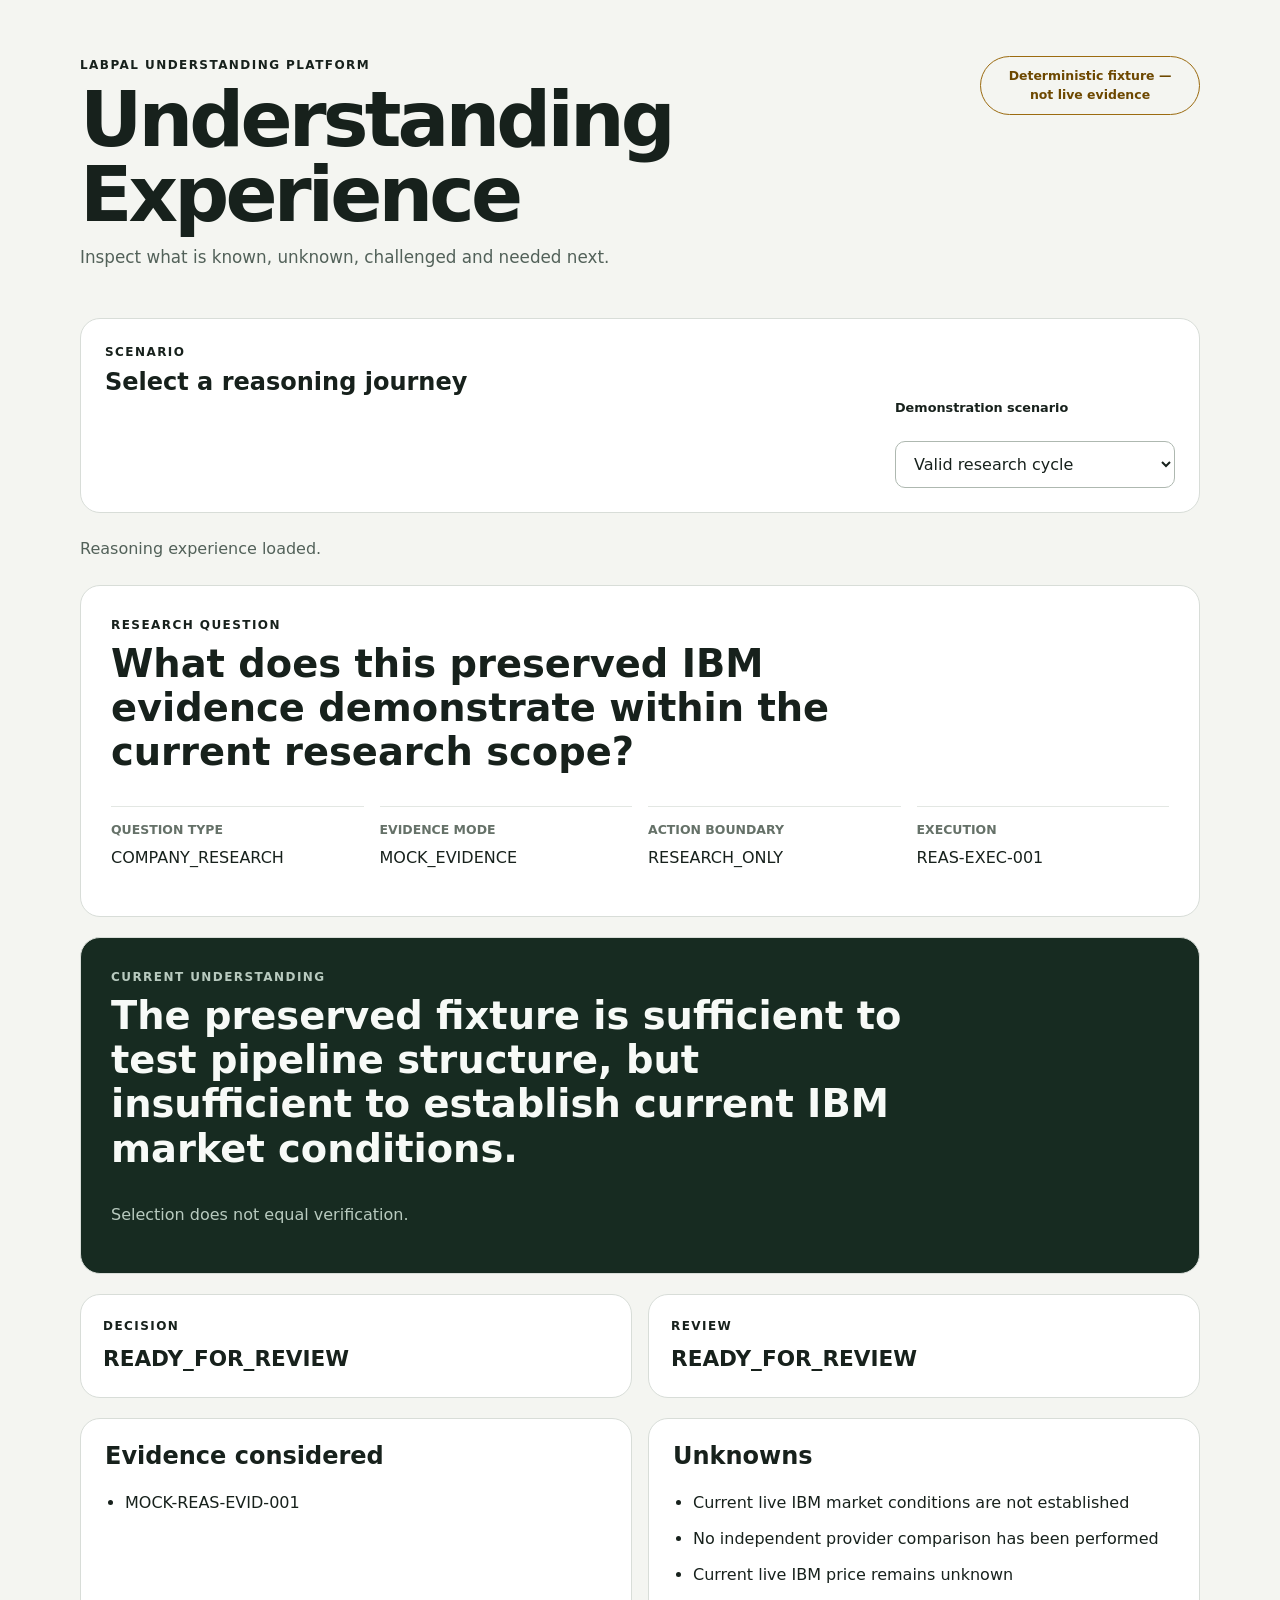
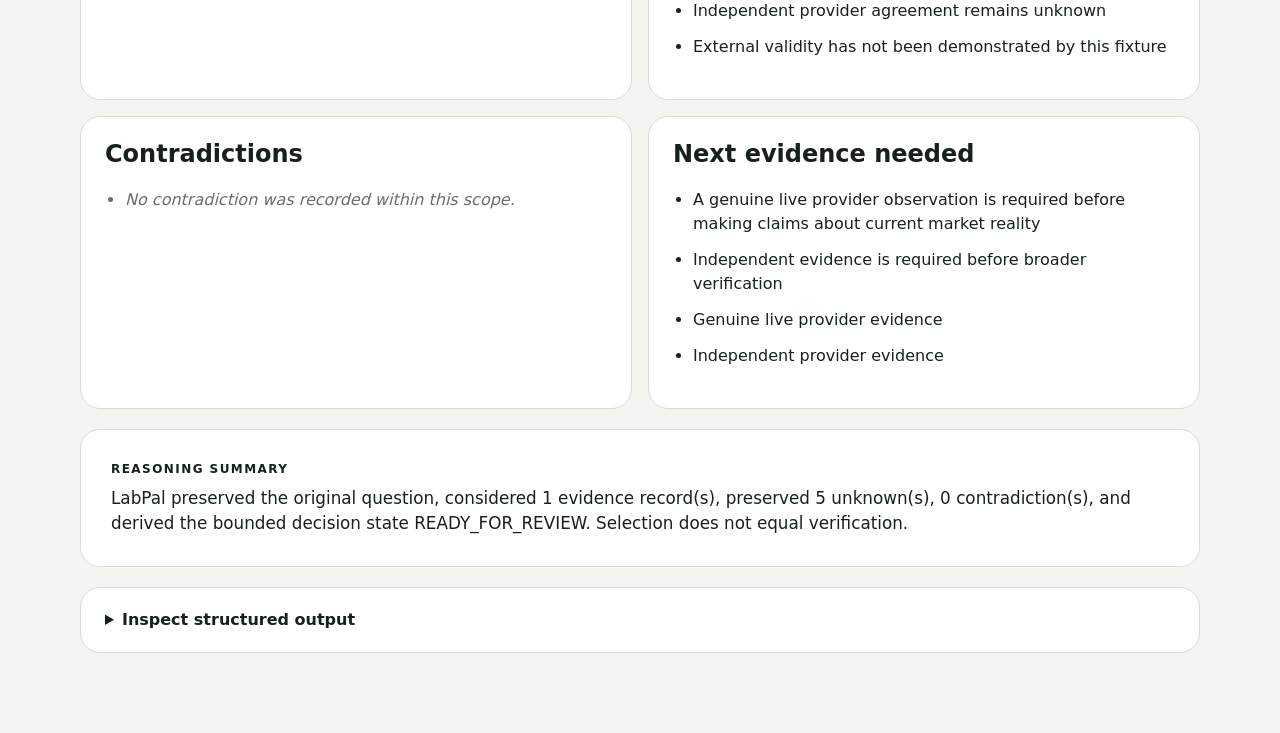
<file: experience/index.html>
<!doctype html>
<html lang="en">
<head>
  <meta charset="utf-8">
  <meta
    name="viewport"
    content="width=device-width, initial-scale=1"
  >
  <meta
    name="description"
    content="LabPal Understanding Experience"
  >
  <title>LabPal — Understanding Experience</title>
  <link rel="stylesheet" href="./assets/styles.css">
</head>
<body>
  <header class="site-header">
    <div>
      <p class="eyebrow">LabPal Understanding Platform</p>
      <h1>Understanding Experience</h1>
      <p class="subtitle">
        Inspect what is known, unknown, challenged and needed next.
      </p>
    </div>

    <div class="evidence-label">
      Deterministic fixture — not live evidence
    </div>
  </header>

  <main>
    <section
      class="scenario-navigation"
      aria-labelledby="scenario-heading"
    >
      <div>
        <p class="section-label">Scenario</p>
        <h2 id="scenario-heading">
          Select a reasoning journey
        </h2>
      </div>

      <label for="scenario-select">
        Demonstration scenario
      </label>

      <select id="scenario-select">
        <option value="valid-research-cycle">
          Valid research cycle
        </option>
        <option value="insufficient-evidence">
          Insufficient evidence
        </option>
        <option value="challenged-understanding">
          Challenged understanding
        </option>
        <option value="prohibited-recommendation">
          Prohibited recommendation
        </option>
      </select>
    </section>

    <div
      id="experience-status"
      class="status-message"
      role="status"
      aria-live="polite"
    >
      Loading reasoning experience…
    </div>

    <article
      id="reasoning-experience"
      class="reasoning-experience"
      hidden
    >
      <section class="question-panel">
        <p class="section-label">Research Question</p>
        <h2 id="question-text"></h2>

        <dl class="metadata-grid">
          <div>
            <dt>Question type</dt>
            <dd id="question-type"></dd>
          </div>
          <div>
            <dt>Evidence mode</dt>
            <dd id="evidence-mode"></dd>
          </div>
          <div>
            <dt>Action boundary</dt>
            <dd id="action-boundary"></dd>
          </div>
          <div>
            <dt>Execution</dt>
            <dd id="execution-id"></dd>
          </div>
        </dl>
      </section>

      <section class="understanding-panel">
        <p class="section-label">Current Understanding</p>
        <h2 id="understanding-statement"></h2>
        <p id="verification-notice"></p>
      </section>

      <section class="state-grid">
        <div class="state-card">
          <p class="section-label">Decision</p>
          <p id="decision-state" class="state-value"></p>
        </div>

        <div class="state-card">
          <p class="section-label">Review</p>
          <p id="review-state" class="state-value"></p>
        </div>
      </section>

      <section class="content-grid">
        <div class="content-card">
          <h2>Evidence considered</h2>
          <ul id="evidence-list"></ul>
        </div>

        <div class="content-card">
          <h2>Unknowns</h2>
          <ul id="unknown-list"></ul>
        </div>

        <div class="content-card">
          <h2>Contradictions</h2>
          <ul id="contradiction-list"></ul>
        </div>

        <div class="content-card">
          <h2>Next evidence needed</h2>
          <ul id="next-evidence-list"></ul>
        </div>
      </section>

      <section class="summary-panel">
        <p class="section-label">Reasoning Summary</p>
        <p id="reasoning-summary"></p>
      </section>

      <details class="raw-output">
        <summary>Inspect structured output</summary>
        <pre id="raw-json"></pre>
      </details>
    </article>
  </main>

  <script src="./assets/app.js"></script>
</body>
</html>
</file>
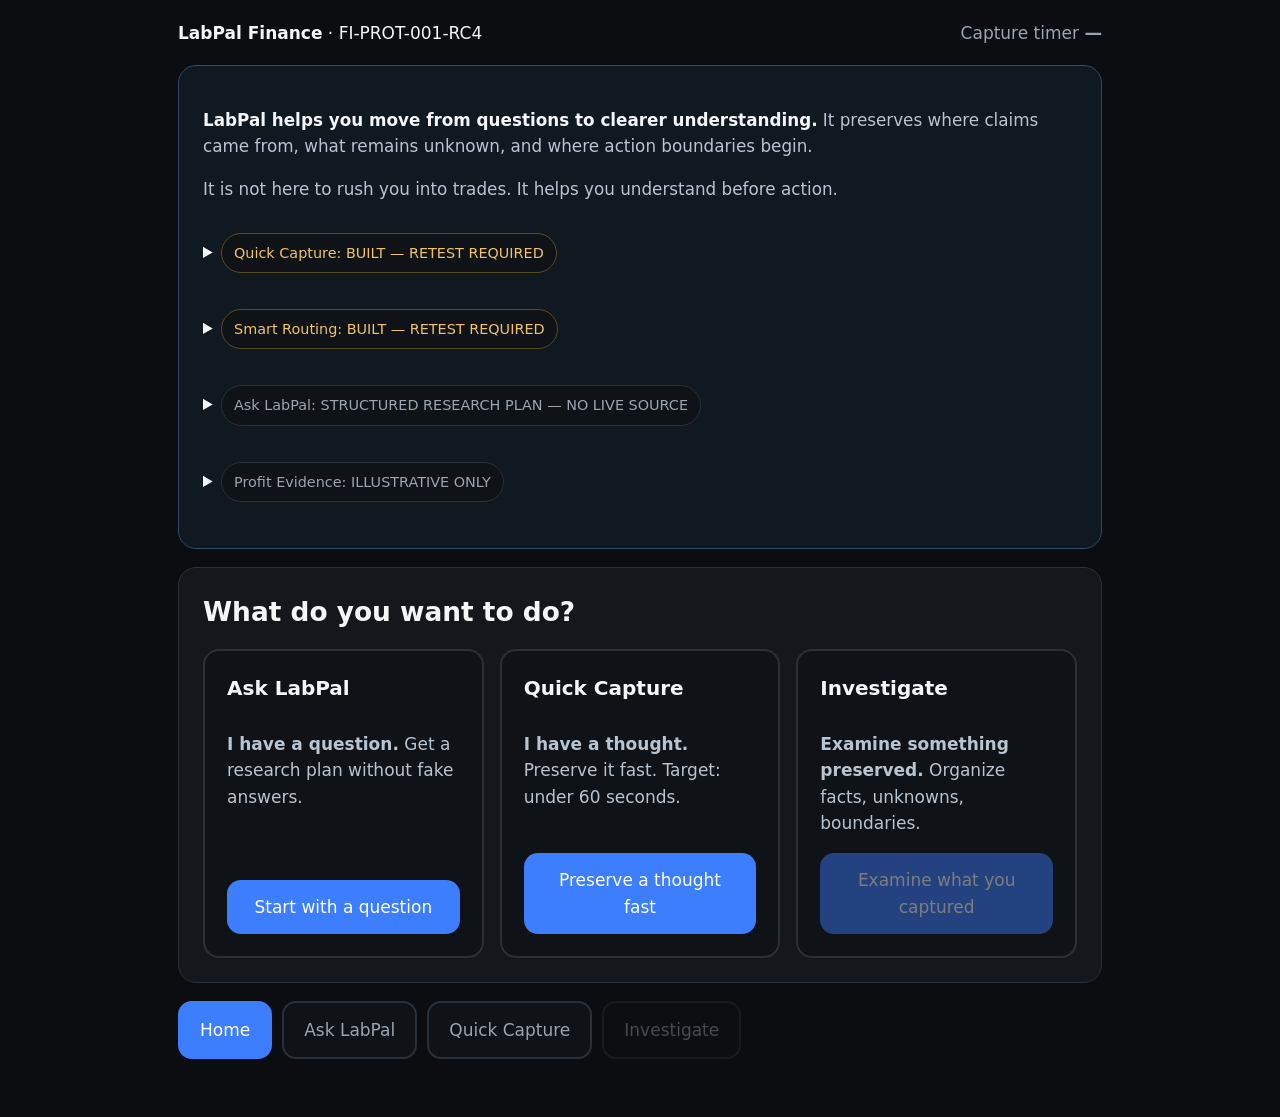
<file: prototypes/FI-PROT-001/index.html>
<!doctype html>
<html lang="en">
<head>
<meta charset="utf-8">
<meta name="viewport" content="width=device-width,initial-scale=1">
<title>LabPal Finance</title>
<style>
:root{--bg:#0b0d10;--card:#14181d;--input:#0f1216;--border:#2a3038;--text:#f4f6f8;--sub:#b8c4d0;--muted:#9aa5b1;--accent:#3d7eff;--accent-h:#5a94ff}
*{box-sizing:border-box}
body{margin:0;background:var(--bg);color:var(--text);font:17px/1.55 system-ui,-apple-system,sans-serif}
.s{max-width:960px;margin:auto;padding:20px 18px 40px}
.c{background:var(--card);border:1px solid var(--border);border-radius:18px;padding:24px;margin:18px 0}
h1{font-size:1.65rem;margin:0 0 10px}h2{font-size:1.25rem;margin:0 0 10px}h3{font-size:1.05rem;margin:0 0 8px;color:#e8ecf0}
p,li{color:var(--sub)}
label{display:block;margin:16px 0 8px;color:var(--sub);font-size:1rem;font-weight:600}
input,textarea,select{width:100%;background:var(--input);color:var(--text);border:2px solid var(--border);border-radius:14px;padding:16px;font:inherit;font-size:1rem}
input:focus,textarea:focus,select:focus{outline:2px solid var(--accent);outline-offset:2px}
textarea{min-height:100px;resize:vertical}
button,.tab{min-height:48px;padding:14px 20px;border:0;border-radius:14px;font-weight:700;font-size:1rem;cursor:pointer;font:inherit;margin-top:14px}
button.primary{background:var(--accent);color:#fff;width:100%;max-width:420px}
button.primary:hover{background:var(--accent-h)}
button.primary.lg{font-size:1.1rem;padding:18px 24px;max-width:100%}
button.ghost{background:transparent;border:2px solid var(--border);color:var(--text)}
button.ghost:hover{border-color:var(--accent)}
button:disabled{opacity:.45;cursor:not-allowed}
.hide{display:none!important}
.chip{display:inline-block;border:1px solid var(--border);border-radius:999px;padding:8px 12px;margin:4px 6px 4px 0;font-size:.9rem}
.chip-btn{cursor:pointer;background:#0f1216;color:var(--text)}
.good{color:#70d69c;border-color:#2d5a42}.warn{color:#f0c36a;border-color:#5a4a22}.muted{color:var(--muted)}.bad{color:#e8a0a0;border-color:#5a3030}
.ev{border-left:4px solid var(--accent);padding:14px 16px;margin:16px 0;background:#0f1216;border-radius:0 12px 12px 0}
.notice{color:#f0c36a;border:2px dashed #f0c36a;padding:16px;border-radius:14px;margin:14px 0;font-size:1rem}
.notice.ok{border-color:#2d5a42;color:#70d69c;background:#0d1510}
.notice.route{border-color:#3d7eff;color:#c8d8ff;background:#0d1218}
.notice.boundary{border-color:#a05050;color:#e8c0c0;background:#150d0d}
.intro{border-color:#2d4a6a;background:#101820}
.onboard{font-size:1.05rem;color:var(--sub)}.onboard strong{color:var(--text)}
.helper{font-size:.95rem;color:var(--muted);margin:0 0 12px;padding:12px;background:var(--input);border-radius:12px;border:1px solid var(--border)}
.hdr{display:flex;justify-content:space-between;align-items:center;flex-wrap:wrap;gap:10px}
#t{font-variant-numeric:tabular-nums;font-weight:700;color:var(--muted);font-size:1.1rem}
#t.active{color:var(--text)}
.modes{display:flex;flex-wrap:wrap;gap:10px;margin:18px 0}
.tab{background:var(--input);border:2px solid var(--border);color:var(--muted);min-height:48px;margin-top:0}
.tab.on{background:var(--accent);border-color:var(--accent);color:#fff}
.tab:disabled{opacity:.4}
.home-grid{display:grid;grid-template-columns:repeat(auto-fit,minmax(260px,1fr));gap:16px;margin-top:16px}
.home-card{background:var(--input);border:2px solid var(--border);border-radius:16px;padding:22px;display:flex;flex-direction:column}
.home-card button{margin-top:auto;width:100%}
.examples{display:flex;flex-wrap:wrap;gap:10px;margin:12px 0}
.examples button{margin:0;min-height:44px;font-size:.95rem}
.ctx{border:2px dashed var(--border);border-radius:14px;padding:18px;margin-top:14px}
.locked{background:#101820;border:2px solid #2d4a6a;border-radius:14px;padding:16px;margin-bottom:18px}
.locked-label{font-size:.85rem;text-transform:uppercase;letter-spacing:.04em;color:var(--muted);margin-bottom:8px}
ul{margin:8px 0;padding-left:22px}ul.compact li{margin:6px 0}
.plan-card{background:var(--input);border:1px solid var(--border);border-radius:14px;padding:18px;margin:12px 0}
.plan-card.boundary{border-color:#4a3a2a;background:#12100e}
.plan-actions{display:flex;flex-wrap:wrap;gap:12px;margin-top:12px}
.plan-actions button{width:auto;max-width:none;margin-top:0;min-height:48px}
.badge-row{margin:14px 0}
.status-details{margin:8px 0}
.status-details summary{cursor:pointer;padding:10px 0}
.row-actions{display:flex;flex-wrap:wrap;gap:12px;margin-top:16px}
.row-actions button{width:auto;max-width:none;margin-top:0}
@media(max-width:600px){body{font-size:16px}button.primary{max-width:100%}}
</style>
</head>
<body>
<div class="s">
  <div class="hdr">
    <div><b>LabPal Finance</b> · FI-PROT-001-RC4</div>
    <div><span style="color:var(--muted)">Capture timer</span> <span id="t">—</span></div>
  </div>

  <section class="c intro">
    <p class="onboard"><strong>LabPal helps you move from questions to clearer understanding.</strong> It preserves where claims came from, what remains unknown, and where action boundaries begin.</p>
    <p class="onboard">It is not here to rush you into trades. It helps you understand before action.</p>
    <div class="statusbar">
      <details class="status-details"><summary><span class="chip warn chip-btn">Quick Capture: BUILT — RETEST REQUIRED</span></summary><p>Founder quick-capture retest (T1-R2) still required.</p></details>
      <details class="status-details"><summary><span class="chip warn chip-btn">Smart Routing: BUILT — RETEST REQUIRED</span></summary><p>Detects research questions in capture and offers routing — needs founder retest.</p></details>
      <details class="status-details"><summary><span class="chip muted chip-btn">Ask LabPal: STRUCTURED RESEARCH PLAN — NO LIVE SOURCE</span></summary><p>Plans research only. No live market feeds connected.</p></details>
      <details class="status-details"><summary><span class="chip muted chip-btn">Profit Evidence: ILLUSTRATIVE ONLY</span></summary><p>No outcome evidence until resolved cases exist.</p></details>
    </div>
  </section>

  <section id="modeHome" class="c">
    <h1>What do you want to do?</h1>
    <div class="home-grid">
      <div class="home-card"><h2>Ask LabPal</h2><p><strong>I have a question.</strong> Get a research plan without fake answers.</p><button type="button" class="primary" onclick="goAsk()">Start with a question</button></div>
      <div class="home-card"><h2>Quick Capture</h2><p><strong>I have a thought.</strong> Preserve it fast. Target: under 60 seconds.</p><button type="button" class="primary" onclick="goCapture()">Preserve a thought fast</button></div>
      <div class="home-card"><h2>Investigate</h2><p><strong>Examine something preserved.</strong> Organize facts, unknowns, boundaries.</p><button type="button" class="primary" id="homeInvBtn" onclick="goInvestigate()" disabled>Examine what you captured</button></div>
    </div>
  </section>

  <nav class="modes">
    <button type="button" class="tab" id="tabHome" onclick="showMode('home')">Home</button>
    <button type="button" class="tab" id="tabAsk" onclick="showMode('ask')">Ask LabPal</button>
    <button type="button" class="tab" id="tabCap" onclick="showMode('capture')">Quick Capture</button>
    <button type="button" class="tab" id="tabInv" onclick="showMode('investigate')" disabled>Investigate</button>
  </nav>

  <section id="modeAsk" class="c hide">
    <h1>Ask LabPal</h1>
    <p>LabPal builds an <b>Understanding Plan</b> — not a recommendation.</p>
    <label for="askQ">Your research question</label>
    <textarea id="askQ" placeholder="e.g. What evidence would I need to evaluate SCHD?"></textarea>
    <div class="examples">
      <button type="button" class="ghost" onclick="fillAsk('How is the market today?')">Market today?</button>
      <button type="button" class="ghost" onclick="fillAsk('Which companies are worth researching for the next 6 months?')">6-month research?</button>
      <button type="button" class="ghost" onclick="fillAsk('What evidence would I need to evaluate SCHD?')">Evidence for SCHD?</button>
      <button type="button" class="ghost" onclick="fillAsk('how to invest in nvidia this month or schd?')">Nvidia vs SCHD?</button>
    </div>
    <button type="button" class="primary" onclick="runAsk()">Build understanding plan</button>
    <div id="askOut" class="hide"></div>
  </section>

  <section id="modeCapture" class="c hide">
    <h1>Quick Capture</h1>
    <p class="helper"><strong>Question or thought?</strong> If you are asking LabPal what to research, use <b>Ask LabPal</b>. If you already have a thought you want to preserve, use <b>Quick Capture</b>.</p>
    <p>Leave the wording messy. Target: under 60 seconds.</p>
    <p class="notice hide" id="capHint">Timer started.</p>
    <div id="capForm">
      <label for="i">Subject</label>
      <input id="i" placeholder="Company, ETF, theme" onfocus="markInteraction()" oninput="markInteraction()">
      <label for="q">What are you thinking?</label>
      <textarea id="q" placeholder="Your raw thought right now." onfocus="markInteraction()" oninput="markInteraction()"></textarea>
      <button type="button" class="ghost" onclick="toggleCtx()">Add context (optional)</button>
      <div id="ctx" class="ctx hide">
        <label for="hz">Research horizon</label>
        <select id="hz" onfocus="markInteraction()" onchange="markInteraction()">
          <option>Now / intraday</option><option>3 months</option><option>6 months</option><option>1 year</option>
        </select>
        <label for="f">Evidence fragment</label>
        <textarea id="f" onfocus="markInteraction()"></textarea>
        <label for="u">What is still unknown?</label>
        <textarea id="u" onfocus="markInteraction()"></textarea>
      </div>
      <div id="hzWarn" class="notice hide"></div>
      <button type="button" class="primary lg" onclick="save()">Preserve thought</button>
    </div>
    <div id="capSaved" class="hide">
      <div class="notice ok"><strong>Saved.</strong> Your original wording is protected.</div>
      <div id="preserved" class="locked"></div>
      <div id="routeNotice" class="hide">
        <div class="notice route"><strong>This looks like a research question, not only a saved thought.</strong> Your capture is preserved. You can route it for structured research.</div>
        <div id="actionBoundaryNotice" class="notice boundary hide"></div>
        <div class="row-actions">
          <button type="button" class="primary" onclick="sendToAsk()">Send to Ask LabPal</button>
          <button type="button" class="ghost" onclick="openInvestigate()">Investigate as preserved thought</button>
          <button type="button" class="ghost" onclick="dismissRouting()">Keep as capture only</button>
        </div>
      </div>
      <div id="capActions" class="row-actions">
        <button type="button" class="primary" onclick="openInvestigate()">Investigate this</button>
        <button type="button" class="ghost" onclick="captureAnother()">Capture another thought</button>
      </div>
    </div>
  </section>

  <section id="modeInvestigate" class="c hide">
    <h1>Investigate</h1>
    <div id="invFromAsk" class="plan-card hide"></div>
    <div class="locked"><div class="locked-label">Original wording — locked</div><div id="invPreserved"></div></div>
    <label for="invFacts">What seems factual?</label><textarea id="invFacts"></textarea>
    <label for="invInterp">What is your interpretation?</label><textarea id="invInterp"></textarea>
    <label for="invUnk">What do you still not know?</label><textarea id="invUnk"></textarea>
    <label for="invEv">What evidence would help?</label><textarea id="invEv"></textarea>
    <label for="invInv">What would change your mind?</label><textarea id="invInv"></textarea>
    <label for="invCon">What feels risky or unclear?</label><textarea id="invCon"></textarea>
    <label for="invHz">Research horizon</label>
    <select id="invHz"><option>Now / intraday</option><option>3 months</option><option>6 months</option><option>1 year</option></select>
    <label for="invCt">Continuity type</label><select id="invCt"><option>DISCRETE</option><option>STANDING</option></select>
    <p><span class="chip warn">AI SUGGESTION: UNREVIEWED</span> <span class="chip">Human acceptance ≠ verification</span></p>
    <div id="invHzWarn" class="notice hide"></div>
    <button type="button" class="primary" onclick="finishInvestigate()">Save investigation</button>
  </section>

  <section id="results" class="c hide">
    <h2>Current Understanding</h2>
    <div class="notice">Selection does not equal verification.</div>
    <div id="sum"></div>
    <div id="invBoundary" class="plan-card boundary hide"></div>
    <h2>Profit Evidence Panel</h2>
    <p><strong>Profit evidence is not a recommendation.</strong></p>
    <span class="chip muted">NO OUTCOME EVIDENCE YET</span>
    <span class="chip warn">Observed expectancy: INSUFFICIENT DATA</span>
    <span class="chip muted">Costs: UNKNOWN</span>
    <span class="chip muted">Risk boundary: UNKNOWN</span>
    <span class="chip muted">Resolved cases: 0</span>
  </section>
</div>
<script>
let cap = null, lastPlan = null, firstInteractionTime = null, timerInterval = null;

const ACTION_BOUNDARY = 'Research candidate ≠ recommendation. Entry zone ≠ validated action. LabPal requires sourced evidence, risk boundary, and review before action language.';
const ACTION_BOUNDARY_MSG = 'Action boundary detected. LabPal can structure the research and evidence needed, but it cannot provide a personalized buy/sell recommendation or entry zone in this MVP.';
const UNKNOWN_COMPARISON = ['Current market data unavailable', 'Current valuation unavailable', 'User objective unclear', 'Risk boundary unknown', 'Suitability not reviewed', 'No execution validity check'];
const RESEARCH_PATTERNS = [/\bhow to invest\b/i, /\bwhat should i buy\b/i, /\bwhich stock\b/i, /\bentry zone\b/i, /\bthis month\b/i, /\bnext 3 months\b/i, /\bnext 6 months\b/i, /\bnext year\b/i, /\bshould i invest\b/i, /\bhow do i invest\b/i, /\bshould i buy\b/i, /\bworth buying\b/i, /\bor\s+\w+/i, /\bvs\.?\b/i, /\bversus\b/i];
const ACTION_PATTERNS = [/\bhow to invest\b/i, /\bwhat should i buy\b/i, /\bwhich stock\b/i, /\bentry zone\b/i, /\bbuy now\b/i, /\bsell now\b/i, /\bshould i buy\b/i, /\bshould i invest\b/i, /\bwhen to buy\b/i, /\bwhen to enter\b/i, /\bhow do i invest\b/i];

function e(v) { return String(v || 'UNKNOWN').replace(/[&<>"]/g, x => ({'&':'&amp;','<':'&lt;','>':'&gt;','"':'&quot;'}[x])); }
function bullets(arr) { return `<ul class="compact">${arr.map(x => `<li>${e(x)}</li>`).join('')}</ul>`; }
function card(t, b, cls='') { return `<div class="plan-card ${cls}"><h3>${t}</h3>${b}</div>`; }

function isComparisonQuestion(q) {
  const l = q.toLowerCase();
  const hasNvidia = /\bnvidia\b|\bnvda\b/.test(l);
  const hasSchd = /\bschd\b/.test(l);
  return hasNvidia && hasSchd && (/\bhow to invest|should i invest|or\b|vs\b|versus|this month\b/.test(l));
}

function isResearchQuestion(text) {
  return RESEARCH_PATTERNS.some(p => p.test(text));
}

function hasActionBoundary(text) {
  return ACTION_PATTERNS.some(p => p.test(text));
}

function buildComparisonPlan(q) {
  return {
    question: q,
    category: 'comparison',
    type: 'Investment research / comparison question with action-boundary language',
    actionBoundary: true,
    context: [
      'Nvidia and SCHD are different types of exposure',
      'Nvidia is single-company equity exposure',
      'SCHD is dividend ETF exposure',
      '"This month" is a short horizon',
      'SCHD is usually evaluated differently from a short-term stock trade',
      'The question needs objective clarification before research'
    ],
    clarify: [
      'Is your goal income, growth, or short-term trade?',
      'What time horizon do you actually mean: this month, 6 months, or 1 year?',
      'Is this for your DCA/income plan or a separate trade idea?',
      'How much risk can this decision take?'
    ],
    evidenceNvidia: ['Latest earnings / revenue growth', 'Valuation context', 'AI / data center demand evidence', 'Margin trend', 'Competitive risk', 'Chart / price trend (if later enabled)', 'Downside scenario'],
    evidenceSchd: ['Fund factsheet', 'Holdings exposure', 'Dividend / distribution history', 'Expense ratio', 'Yield mechanics', 'Drawdown / risk history', 'Fit against income objective', 'Tax / currency context'],
    unknowns: UNKNOWN_COMPARISON,
    safeActions: ['Preserve as research question', 'Compare as thesis, not recommendation', 'Start investigation template', 'Clarify goal first'],
    boundary: ACTION_BOUNDARY,
    horizon: /\bthis month\b/i.test(q) ? 'Now / intraday' : /\b6\s*months?\b/i.test(q) ? '6 months' : 'Now / intraday'
  };
}

function analyzeQuestion(q) {
  if (isComparisonQuestion(q)) return { category: 'comparison', type: 'Investment research / comparison question with action-boundary language', actionBoundary: true };
  const l = q.toLowerCase();
  if (/\b(entry zone|when to enter|when to buy|best time to|buy zone|sell zone)\b/.test(l))
    return { category: 'timing', type: 'Entry-zone / timing question — future gated', gated: true, actionBoundary: true };
  if (/\b(buy now|sell now|what to buy|rank stocks|execute|guaranteed|promise monthly profit)\b/.test(l))
    return { category: 'blocked', type: 'Action request — not supported in MVP', blocked: true, actionBoundary: true };
  if (/\b(how is the market|market today|what is happening with)\b/.test(l) || (/\b(silver|gold)\b/.test(l) && /\b(happening|today)\b/.test(l)))
    return { category: 'market', type: 'Market overview question' };
  if (/\b(worth researching|companies to research|stocks worth)\b/.test(l))
    return { category: 'discovery', type: 'Candidate discovery question' };
  if (/\b(schd\b|etf\b|fund\b)/.test(l) || /\b(evidence|evaluate|assess)\b/.test(l))
    return { category: 'etf', type: 'Company / ETF research question' };
  if (hasActionBoundary(q)) return { category: 'action', type: 'Research question with action-boundary language', actionBoundary: true };
  return { category: 'general', type: 'General research question' };
}

function evidenceFor(meta, q) {
  if (meta.category === 'comparison') return null;
  switch (meta.category) {
    case 'etf': return ['Fund factsheet', 'Holdings exposure', 'Distribution history', 'Expense ratio', 'Yield mechanics', 'Drawdown history', 'Fit vs income objective', 'Tax/currency context'];
    case 'market': return ['Index performance (timestamped)', 'Rates/yields', 'Sector breadth', 'Major catalysts', 'Volatility sentiment', 'Live feed: NOT AVAILABLE'];
    case 'discovery': return ['Sector/theme filter', 'Earnings evidence', 'Valuation context', 'Balance sheet risk', 'Catalyst calendar', 'Downside scenario', 'Research candidate only — not a recommendation'];
    case 'timing': return ['Risk boundary first', 'Sourced price context', 'Invalidation level', 'Entry zones: future gated'];
    default: return ['Primary sources', 'Cost/tax assumptions', 'Time horizon', 'Unknowns', 'Invalidation criteria'];
  }
}

function buildPlan(q) {
  if (isComparisonQuestion(q)) return buildComparisonPlan(q);
  const meta = analyzeQuestion(q);
  return {
    question: q, ...meta,
    evidence: evidenceFor(meta, q),
    unknowns: meta.category === 'comparison' ? UNKNOWN_COMPARISON : ['Current live data unavailable', 'Source freshness unknown', 'No suitability review', 'No risk boundary', 'No execution validity check'],
    horizon: /\b6\s*months?\b/i.test(q) ? '6 months' : /\b1\s*year\b/i.test(q) ? '1 year' : 'Now / intraday',
    boundary: ACTION_BOUNDARY,
    actionBoundary: meta.actionBoundary || hasActionBoundary(q)
  };
}

function renderComparisonPlan(plan) {
  return `<div class="plan">
    <div class="badge-row"><span class="chip muted">NO LIVE EVIDENCE SOURCE</span><span class="chip warn">AI SUGGESTION: UNREVIEWED</span></div>
    ${plan.actionBoundary ? `<div class="notice boundary">${ACTION_BOUNDARY_MSG}</div>` : ''}
    ${card('Your question', `<p style="color:var(--text);font-size:1.1rem">${e(plan.question)}</p>`)}
    ${card('Question type', `<p>${e(plan.type)}</p>`)}
    ${card('What this question involves', bullets(plan.context))}
    ${card('Clarify before research', bullets(plan.clarify))}
    ${card('Evidence needed — Nvidia', bullets(plan.evidenceNvidia))}
    ${card('Evidence needed — SCHD', bullets(plan.evidenceSchd))}
    ${card('Unknown right now', bullets(plan.unknowns))}
    ${card('Safe next step', `${bullets(plan.safeActions)}
      <p style="color:var(--muted)">LabPal does not answer which is better. No recommendation. No price entry.</p>
      <div class="plan-actions">
        <button type="button" class="primary" onclick="preserveQuestion()">Preserve as research question</button>
        <button type="button" class="ghost" onclick="startInvestigateTemplate()">Start investigation template</button>
        <button type="button" class="ghost" onclick="convertToCapture()">Keep in capture</button>
      </div>`)}
    ${card('Action boundary', `<p>${ACTION_BOUNDARY}</p>`, 'boundary')}
  </div>`;
}

function renderPlan(plan) {
  if (plan.category === 'comparison') return renderComparisonPlan(plan);
  const ab = plan.actionBoundary ? `<div class="notice boundary">${ACTION_BOUNDARY_MSG}</div>` : '';
  return `<div class="plan">
    <div class="badge-row"><span class="chip muted">NO LIVE EVIDENCE SOURCE</span><span class="chip warn">AI SUGGESTION: UNREVIEWED</span></div>
    ${ab}
    ${card('Your question', `<p style="color:var(--text);font-size:1.1rem">${e(plan.question)}</p>`)}
    ${card('Question type', `<p>${e(plan.type)}</p>`)}
    ${card('What LabPal can do now', bullets(['Structure the research question', 'Identify evidence needed', 'Separate facts from interpretations', 'Preserve unknowns']))}
    ${card('Evidence needed', bullets(plan.evidence || []))}
    ${card('Unknown right now', bullets(plan.unknowns))}
    ${card('Safe next step', `<div class="plan-actions">
      <button type="button" class="primary" onclick="preserveQuestion()">Preserve question</button>
      <button type="button" class="ghost" onclick="startInvestigateTemplate()">Start Investigate</button>
      <button type="button" class="ghost" onclick="convertToCapture()">Convert to Capture</button>
    </div>`)}
    ${card('Action boundary', `<p>${ACTION_BOUNDARY}</p>`, 'boundary')}
  </div>`;
}

function markInteraction() {
  if (!firstInteractionTime) {
    firstInteractionTime = Date.now();
    t.classList.add('active');
    capHint.classList.remove('hide');
    if (timerInterval) clearInterval(timerInterval);
    timerInterval = setInterval(updateTimerDisplay, 250);
  }
}

function getCaptureDuration() {
  if (!firstInteractionTime) return { label: '—', seconds: 0, ms: 0 };
  const ms = Date.now() - firstInteractionTime;
  if (ms < 1000) return { label: '<1s', seconds: 0, ms };
  const seconds = Math.round(ms / 1000);
  return { label: seconds + 's', seconds, ms };
}

function updateTimerDisplay() {
  if (!firstInteractionTime) { t.textContent = '—'; return; }
  const ms = Date.now() - firstInteractionTime;
  if (ms < 1000) { t.textContent = '<1s'; return; }
  const s = Math.round(ms / 1000);
  t.textContent = String(Math.floor(s / 60)).padStart(2, '0') + ':' + String(s % 60).padStart(2, '0');
}

function resetTimer() {
  firstInteractionTime = null;
  if (timerInterval) clearInterval(timerInterval);
  timerInterval = null;
  t.textContent = '—';
  t.classList.remove('active');
  capHint.classList.add('hide');
}

function enableInvestigate() { tabInv.disabled = false; homeInvBtn.disabled = false; }

function showMode(mode) {
  modeHome.classList.toggle('hide', mode !== 'home');
  modeAsk.classList.toggle('hide', mode !== 'ask');
  modeCapture.classList.toggle('hide', mode !== 'capture');
  modeInvestigate.classList.toggle('hide', mode !== 'investigate');
  tabHome.classList.toggle('on', mode === 'home');
  tabAsk.classList.toggle('on', mode === 'ask');
  tabCap.classList.toggle('on', mode === 'capture');
  tabInv.classList.toggle('on', mode === 'investigate');
}

function goAsk() { showMode('ask'); }
function goCapture() { showMode('capture'); capForm.classList.remove('hide'); capSaved.classList.add('hide'); }
function goInvestigate() { if (cap || localStorage.getItem('lp')) openInvestigate(); }
function fillAsk(text) { askQ.value = text; showMode('ask'); }

function runAsk() {
  const q = askQ.value.trim();
  if (!q) return;
  lastPlan = buildPlan(q);
  localStorage.setItem('lpAsk', JSON.stringify(lastPlan));
  askOut.innerHTML = renderPlan(lastPlan);
  askOut.classList.remove('hide');
}

function sendToAsk() {
  if (!cap) return;
  const q = cap.thought;
  askQ.value = q;
  lastPlan = buildPlan(q);
  askOut.innerHTML = renderPlan(lastPlan);
  askOut.classList.remove('hide');
  showMode('ask');
}

function dismissRouting() { routeNotice.classList.add('hide'); }

function preserveQuestion() {
  if (!lastPlan) return;
  localStorage.setItem('lpAskPreserved', JSON.stringify({ ...lastPlan, preservedAt: new Date().toISOString() }));
  alert('Research question preserved.');
}

function convertToCapture() {
  if (!lastPlan) return;
  i.value = lastPlan.ticker || 'Research'; q.value = lastPlan.question;
  capForm.classList.remove('hide'); capSaved.classList.add('hide');
  resetTimer();
  showMode('capture');
}

function startInvestigateTemplate() {
  if (!lastPlan) return;
  cap = { instrument: 'Nvidia vs SCHD', thought: lastPlan.question, fragment: '', unknowns: (lastPlan.unknowns || []).join('\n'), horizon: lastPlan.horizon || 'Now / intraday', fromAsk: true, timestamp: new Date().toISOString(), durationLabel: '—', seconds: 0 };
  if (lastPlan.category === 'comparison') {
    cap.instrument = 'Nvidia / SCHD comparison';
    invEv.value = 'Nvidia:\n' + lastPlan.evidenceNvidia.join('\n') + '\n\nSCHD:\n' + lastPlan.evidenceSchd.join('\n');
    invInv.value = (lastPlan.clarify || []).join('\n');
  } else {
    invEv.value = (lastPlan.evidence || []).join('\n');
  }
  localStorage.setItem('lp', JSON.stringify(cap));
  enableInvestigate();
  invFromAsk.innerHTML = `<h3>Investigation template</h3><p>${e(lastPlan.type)}</p><p><small>${ACTION_BOUNDARY}</small></p>`;
  invFromAsk.classList.remove('hide');
  invPreserved.innerHTML = e(lastPlan.question);
  invUnk.value = (lastPlan.unknowns || []).join('\n');
  invHz.value = lastPlan.horizon === '6 months' ? '6 months' : 'Now / intraday';
  showMode('investigate');
}

function toggleCtx() { ctx.classList.toggle('hide'); if (!ctx.classList.contains('hide')) markInteraction(); }

function mismatchNotice(text, horizon) {
  if (!/\b(6\s*months?|1\s*year)\b/i.test(text) || horizon !== 'Now / intraday') return '';
  return `Possible horizon mismatch detected. Review your selected horizon (${horizon}).`;
}

function save() {
  markInteraction();
  const thought = q.value.trim() || 'UNKNOWN', subject = i.value.trim() || 'UNKNOWN', horizon = hz.value;
  const combined = subject + ' ' + thought;
  const dur = getCaptureDuration();
  cap = { instrument: subject, thought, fragment: f.value.trim(), unknowns: u.value.trim(), horizon, timestamp: new Date().toISOString(), durationLabel: dur.label, seconds: dur.seconds };
  localStorage.setItem('lp', JSON.stringify(cap));
  const warn = mismatchNotice(combined, horizon);
  if (warn) { hzWarn.textContent = warn; hzWarn.classList.remove('hide'); } else hzWarn.classList.add('hide');
  preserved.innerHTML = `<strong>${e(cap.instrument)}</strong><br><br>${e(cap.thought)}<br><br><span style="color:var(--muted)">${e(cap.durationLabel)} · preserved ${e(cap.timestamp)}</span>`;
  const isResearch = isResearchQuestion(combined);
  const isAction = hasActionBoundary(combined);
  if (isResearch) {
    routeNotice.classList.remove('hide');
    if (isAction) {
      actionBoundaryNotice.textContent = ACTION_BOUNDARY_MSG;
      actionBoundaryNotice.classList.remove('hide');
    } else actionBoundaryNotice.classList.add('hide');
  } else {
    routeNotice.classList.add('hide');
    actionBoundaryNotice.classList.add('hide');
  }
  capForm.classList.add('hide');
  capSaved.classList.remove('hide');
  enableInvestigate();
  showMode('capture');
}

function captureAnother() {
  i.value = ''; q.value = ''; f.value = ''; u.value = '';
  resetTimer();
  hzWarn.classList.add('hide');
  routeNotice.classList.add('hide');
  capForm.classList.remove('hide');
  capSaved.classList.add('hide');
}

function openInvestigate() {
  if (!cap) cap = JSON.parse(localStorage.getItem('lp') || 'null');
  if (!cap) return;
  invFromAsk.classList.add('hide');
  invPreserved.innerHTML = e(cap.thought) + `<br><br><span style="color:var(--muted)">${e(cap.instrument)} · ${e(cap.durationLabel || cap.seconds + 's')}</span>`;
  invUnk.value = cap.unknowns || '';
  invHz.value = cap.horizon || 'Now / intraday';
  invFacts.value = cap.fragment || '';
  invInterp.value = '';
  if (isComparisonQuestion(cap.thought)) {
    const plan = buildComparisonPlan(cap.thought);
    invEv.value = 'Nvidia:\n' + plan.evidenceNvidia.join('\n') + '\n\nSCHD:\n' + plan.evidenceSchd.join('\n');
    invInv.value = plan.clarify.join('\n');
  }
  showMode('investigate');
}

function finishInvestigate() {
  if (!cap) cap = JSON.parse(localStorage.getItem('lp') || '{}');
  const horizon = invHz.value;
  cap.investigation = { facts: invFacts.value, interpretations: invInterp.value, unknowns: invUnk.value, evidenceNeeded: invEv.value, invalidation: invInv.value, contradictions: invCon.value, horizon, continuity: invCt.value };
  localStorage.setItem('lp', JSON.stringify(cap));
  sum.innerHTML = `
    <div class="ev"><b>Preserved thought</b><br>${e(cap.thought)}</div>
    <div class="ev"><b>What seems factual</b><br>${e(invFacts.value) || 'UNKNOWN'}</div>
    <div class="ev"><b>Your interpretation</b><br>${e(invInterp.value) || 'UNKNOWN'}</div>
    <div class="ev"><b>Still unknown</b><br>${e(invUnk.value) || 'UNKNOWN'}</div>
    <div class="ev"><b>Evidence that would help</b><br>${e(invEv.value) || 'UNKNOWN'}</div>
    <div class="ev"><b>What would change your mind</b><br>${e(invInv.value) || 'UNKNOWN'}</div>
    <div class="ev"><b>Risky or unclear</b><br>${e(invCon.value) || 'UNKNOWN'}</div>`;
  invBoundary.innerHTML = `<h3>Action boundary</h3><p>${ACTION_BOUNDARY}</p>`;
  invBoundary.classList.remove('hide');
  results.classList.remove('hide');
}

if (localStorage.getItem('lp')) enableInvestigate();
showMode('home');
</script>
</body>
</html>
</file>
<file: experience/assets/styles.css>
* {
  box-sizing: border-box;
}

:root {
  color-scheme: light;
  font-family:
    Inter,
    ui-sans-serif,
    system-ui,
    -apple-system,
    BlinkMacSystemFont,
    "Segoe UI",
    sans-serif;
  line-height: 1.5;
}

body {
  margin: 0;
  background: #f4f5f1;
  color: #17211c;
}

.site-header,
main {
  width: min(1120px, calc(100% - 32px));
  margin-inline: auto;
}

.site-header {
  display: flex;
  justify-content: space-between;
  gap: 32px;
  padding-block: 56px 32px;
}

h1,
h2,
p {
  margin-top: 0;
}

h1 {
  max-width: 720px;
  margin-bottom: 12px;
  font-size: clamp(2.25rem, 6vw, 5rem);
  line-height: 0.98;
  letter-spacing: -0.05em;
}

h2 {
  line-height: 1.15;
}

.eyebrow,
.section-label {
  margin-bottom: 8px;
  font-size: 0.75rem;
  font-weight: 750;
  letter-spacing: 0.12em;
  text-transform: uppercase;
}

.subtitle {
  max-width: 660px;
  color: #526159;
  font-size: 1.05rem;
}

.evidence-label {
  align-self: flex-start;
  max-width: 220px;
  padding: 10px 14px;
  border: 1px solid #9b6b10;
  border-radius: 999px;
  color: #6d4800;
  font-size: 0.78rem;
  font-weight: 700;
  text-align: center;
}

.scenario-navigation,
.question-panel,
.understanding-panel,
.summary-panel,
.content-card,
.state-card,
.raw-output {
  border: 1px solid #d8ddd8;
  border-radius: 20px;
  background: #ffffff;
}

.scenario-navigation {
  display: grid;
  grid-template-columns: 1fr auto;
  align-items: end;
  gap: 24px;
  padding: 24px;
}

.scenario-navigation label {
  grid-column: 2;
  font-size: 0.8rem;
  font-weight: 700;
}

select {
  grid-column: 2;
  min-width: 280px;
  padding: 12px 14px;
  border: 1px solid #aeb8b0;
  border-radius: 10px;
  background: #ffffff;
  color: inherit;
  font: inherit;
}

select:focus-visible,
summary:focus-visible {
  outline: 3px solid #255c43;
  outline-offset: 3px;
}

.status-message {
  padding-block: 24px;
  color: #526159;
}

.reasoning-experience {
  display: grid;
  gap: 20px;
  padding-bottom: 80px;
}

.question-panel,
.understanding-panel,
.summary-panel {
  padding: 30px;
}

.question-panel h2,
.understanding-panel h2 {
  max-width: 820px;
  font-size: clamp(1.6rem, 3vw, 2.7rem);
}

.metadata-grid,
.state-grid,
.content-grid {
  display: grid;
  gap: 16px;
}

.metadata-grid {
  grid-template-columns: repeat(4, minmax(0, 1fr));
  margin-top: 32px;
}

.metadata-grid div {
  padding-top: 14px;
  border-top: 1px solid #e3e7e3;
}

dt {
  color: #657168;
  font-size: 0.78rem;
  font-weight: 700;
  text-transform: uppercase;
}

dd {
  margin: 6px 0 0;
  overflow-wrap: anywhere;
}

.understanding-panel {
  background: #172b21;
  color: #f7faf7;
}

.understanding-panel .section-label,
.understanding-panel #verification-notice {
  color: #b8cabf;
}

.state-grid {
  grid-template-columns: repeat(2, minmax(0, 1fr));
}

.state-card {
  padding: 22px;
}

.state-value {
  margin-bottom: 0;
  font-size: 1.35rem;
  font-weight: 760;
  overflow-wrap: anywhere;
}

.content-grid {
  grid-template-columns: repeat(2, minmax(0, 1fr));
}

.content-card {
  min-height: 260px;
  padding: 24px;
}

.content-card ul {
  display: grid;
  gap: 12px;
  padding-left: 20px;
}

.empty-state {
  color: #657168;
  font-style: italic;
}

.summary-panel p:last-child {
  margin-bottom: 0;
  font-size: 1.05rem;
}

.raw-output {
  padding: 20px 24px;
}

.raw-output summary {
  cursor: pointer;
  font-weight: 750;
}

.raw-output pre {
  max-height: 560px;
  overflow: auto;
  padding: 18px;
  border-radius: 12px;
  background: #111713;
  color: #e8eee9;
  font-size: 0.78rem;
  white-space: pre-wrap;
}

@media (max-width: 760px) {
  .site-header {
    display: grid;
    padding-top: 32px;
  }

  .scenario-navigation {
    grid-template-columns: 1fr;
  }

  .scenario-navigation label,
  select {
    grid-column: 1;
  }

  select {
    width: 100%;
    min-width: 0;
  }

  .metadata-grid,
  .state-grid,
  .content-grid {
    grid-template-columns: 1fr;
  }

  .question-panel,
  .understanding-panel,
  .summary-panel {
    padding: 22px;
  }
}
</file>
